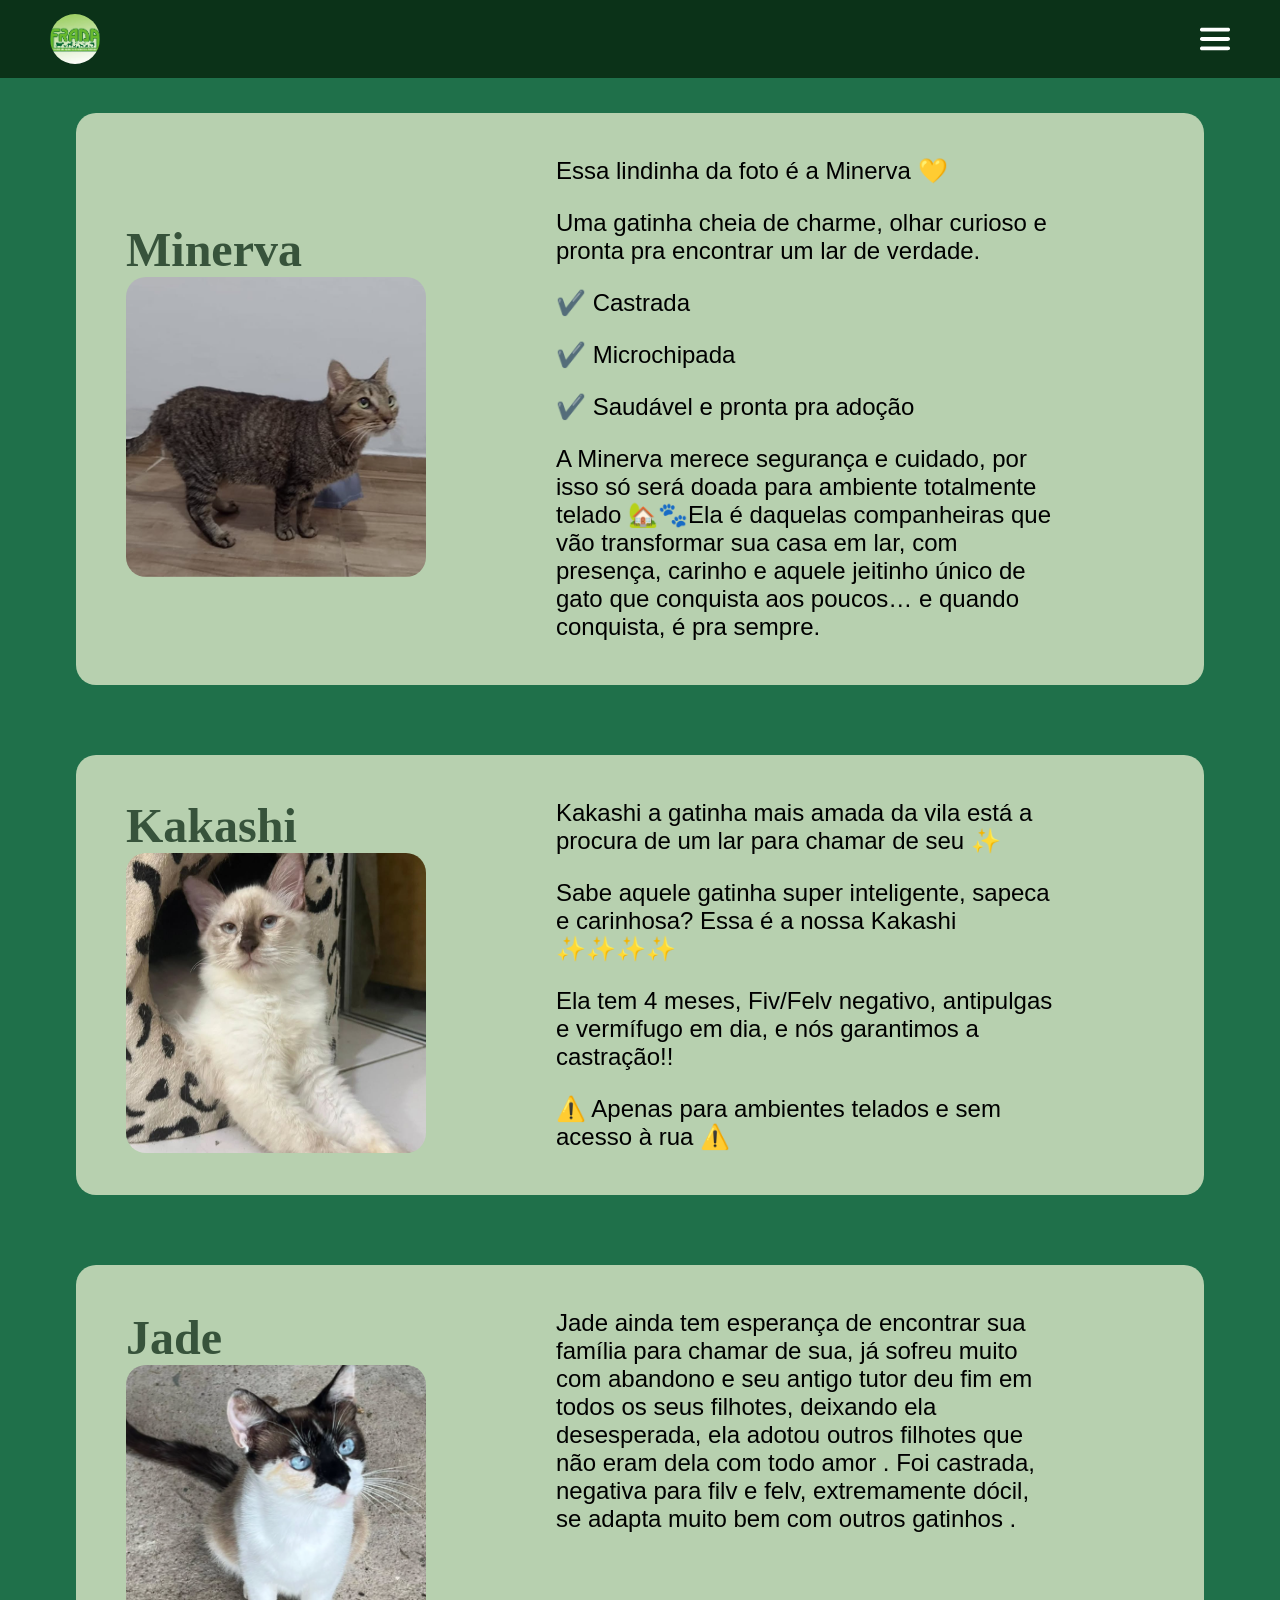
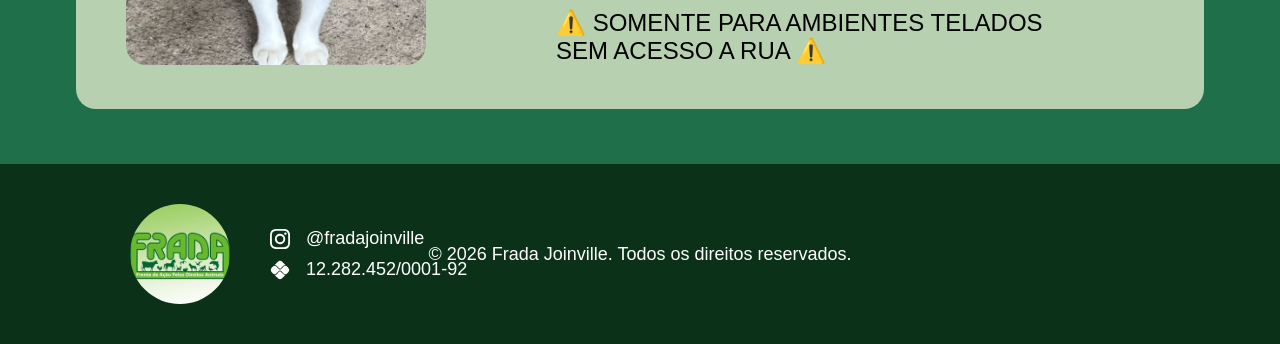
<file: index.html>
<html lang="en">
<head>
    <meta charset="UTF-8">
    <meta name="viewport" content="width=device-width, initial-scale=1.0">
    <title>Home</title>
    <link rel="stylesheet" href="style.css">
</head>
<body>

    <header>
        <img src="assets/user-campaign-about-photo_uz0mwhzdwxyt7xkxfwjq_400x400-20210809_22400843.jpeg" alt="logo" id="logo" onclick="window.location.href='index.html'">

        <button id="menu-button" aria-label="Abrir menu" aria-expanded="false" aria-controls="header-menu">
            <img src="assets/cardapio.svg" alt="menu" id="menu">
        </button>
        <nav id="header-menu" class="menu-panel" aria-hidden="true">
            <ul>
                <li><a href="index.html" class="selected">Home</a></li>
                <li><a href="ajude.html">Ajude</a></li>
                <li><a href="form.html">Formulário de Adoção</a></li>
                <li><a href="temporario.html">Lar Temporário</a></li>
                <li><a href="oquefazer.html">O Que Fazer</a></li>
            </ul>
        </nav>
    </header>

    <div class="card-pet">
        <div class="nome-imagem">
            <h2>Minerva</h2>
            <img src="assets/minerva.png" alt="minerva" class="card-image">
        </div>

        <div class="texto">
            <p>Essa lindinha da foto é a Minerva 💛</p>
            <p>Uma gatinha cheia de charme, olhar curioso e pronta pra encontrar um lar de verdade.</p>
            <p>✔️ Castrada </p>
            <p>✔️ Microchipada</p>
            <p>✔️ Saudável e pronta pra adoção</p>
             <p>A Minerva merece segurança e cuidado, por isso só será doada para ambiente totalmente telado 🏡🐾Ela é daquelas companheiras que vão transformar sua casa em lar, com presença, carinho e aquele jeitinho único de gato que conquista aos poucos… e quando conquista, é pra sempre.</p>
        </div>
    </div>



    <div class="card-pet">
        <div class="nome-imagem">
            <h2>Kakashi</h2>
            <img src="assets/kakashi.png" alt="kakashi" class="card-image">
        </div>

        <div class="texto">
            <p>Kakashi a gatinha mais amada da vila está a procura de um lar para chamar de seu ✨</p>
            <p>Sabe aquele gatinha super inteligente, sapeca e carinhosa? Essa é a nossa Kakashi ✨✨✨✨</p>
            <p>Ela tem 4 meses, Fiv/Felv negativo, antipulgas e vermífugo em dia, e nós garantimos a castração!!</p>
            <p>⚠️ Apenas para ambientes telados e sem acesso à rua ⚠️</p>
        </div>
    </div>



    <div class="card-pet">
        <div class="nome-imagem">
            <h2>Jade</h2>
            <img src="assets/jade.png" alt="jade" class="card-image">
        </div>

        <div class="texto">
            <p>Jade ainda tem esperança de encontrar sua família para chamar de sua, já sofreu muito com abandono e seu antigo tutor deu fim em todos os seus filhotes, deixando ela desesperada, ela adotou outros filhotes que não eram dela com todo amor . Foi castrada, negativa para filv e felv, extremamente dócil, se adapta muito bem com outros gatinhos .</p>
            <br>
            <p>⚠️ SOMENTE PARA AMBIENTES TELADOS SEM ACESSO A RUA ⚠️</p>
        </div>
    </div>



        <footer>
            <img src="assets/user-campaign-about-photo_uz0mwhzdwxyt7xkxfwjq_400x400-20210809_22400843.jpeg" alt="logo" id="logo-footer" onclick="window.location.href='index.html'">

            <div>
                <div class="footer-div">
                    <img src="assets/instagram.svg" alt="instagram" id="instagram"> 
                    <a href="https://www.instagram.com/fradajoinville/">@fradajoinville</a>
                </div>
    
                <div class="footer-div">
                    <img src="assets/pix.svg" alt="pix" id="pix"> 
                    <p>12.282.452/0001-92</p>
                </div>
            </div>

            <p>&copy; 2026 Frada Joinville. Todos os direitos reservados.</p>
        </footer>

</body>
<script src="script.js"></script>
<!-- Só funciona se tiver aqui embaixo. -->
</html>
</file>
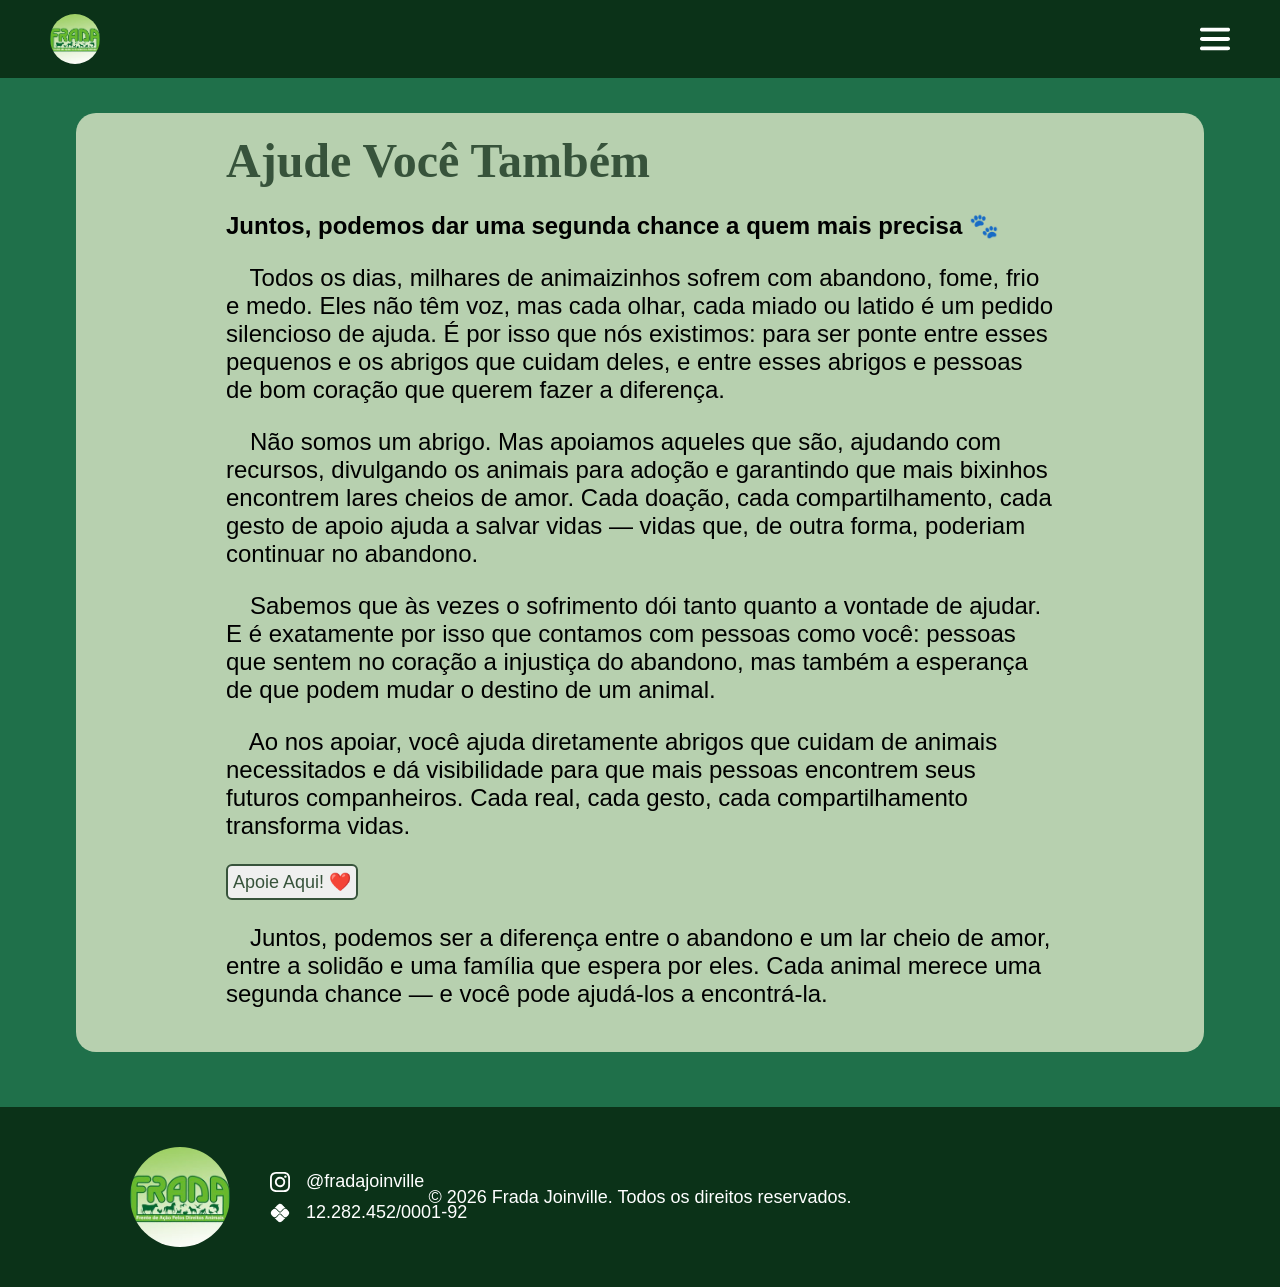
<file: ajude.html>
<html lang="en">
<head>
    <meta charset="UTF-8">
    <meta name="viewport" content="width=device-width, initial-scale=1.0">
    <title>Ajude</title>
    <link rel="stylesheet" href="style.css">
</head>
<body>

    <header>
        <img src="assets/user-campaign-about-photo_uz0mwhzdwxyt7xkxfwjq_400x400-20210809_22400843.jpeg" alt="logo" id="logo" onclick="window.location.href='index.html'">

        <button id="menu-button" aria-label="Abrir menu" aria-expanded="false" aria-controls="header-menu">
            <img src="assets/cardapio.svg" alt="menu" id="menu">
        </button>
        <nav id="header-menu" class="menu-panel" aria-hidden="true">
            <ul>
                <li><a href="index.html">Home</a></li>
                <li><a href="ajude.html" class="selected">Ajude</a></li>
                <li><a href="form.html">Formulário de Adoção</a></li>
                <li><a href="temporario.html">Lar Temporário</a></li>
                <li><a href="oquefazer.html">O Que Fazer</a></li>
            </ul>
        </nav>
    </header>

    <div class="card">
        <div class="texto">
        <h2>Ajude Você Também</h2>
        <p><b>Juntos, podemos dar uma segunda chance a quem mais precisa 🐾</b></p>
        
        <p>&emsp;Todos os dias, milhares de animaizinhos sofrem com abandono, fome, frio e medo. Eles não têm voz, mas cada olhar, cada miado ou latido é um pedido silencioso de ajuda. É por isso que nós existimos: para ser ponte entre esses pequenos e os abrigos que cuidam deles, e entre esses abrigos e pessoas de bom coração que querem fazer a diferença.</p>
        
        <p>&emsp;Não somos um abrigo. Mas apoiamos aqueles que são, ajudando com recursos, divulgando os animais para adoção e garantindo que mais bixinhos encontrem lares cheios de amor. Cada doação, cada compartilhamento, cada gesto de apoio ajuda a salvar vidas — vidas que, de outra forma, poderiam continuar no abandono.</p>
        
        <p>&emsp;Sabemos que às vezes o sofrimento dói tanto quanto a vontade de ajudar. E é exatamente por isso que contamos com pessoas como você: pessoas que sentem no coração a injustiça do abandono, mas também a esperança de que podem mudar o destino de um animal.</p>
        
        <p>&emsp;Ao nos apoiar, você ajuda diretamente abrigos que cuidam de animais necessitados e dá visibilidade para que mais pessoas encontrem seus futuros companheiros. Cada real, cada gesto, cada compartilhamento transforma vidas.</p>
        
        <form action="https://apoia.se/fradajoinville">
            <button class="apoie">Apoie Aqui! ❤️</button>    
        </form>
        
        <p>&emsp;Juntos, podemos ser a diferença entre o abandono e um lar cheio de amor, entre a solidão e uma família que espera por eles. Cada animal merece uma segunda chance — e você pode ajudá-los a encontrá-la.</p>
        </div>
    </div>

        <footer>
            <img src="assets/user-campaign-about-photo_uz0mwhzdwxyt7xkxfwjq_400x400-20210809_22400843.jpeg" alt="logo" id="logo-footer"onclick="window.location.href='index.html'">

            <div>
                <div class="footer-div">
                    <img src="assets/instagram.svg" alt="instagram" id="instagram"> 
                    <a href="https://www.instagram.com/fradajoinville/">@fradajoinville</a>
                </div>
    
                <div class="footer-div">
                    <img src="assets/pix.svg" alt="pix" id="pix"> 
                    <p>12.282.452/0001-92</p>
                </div>
            </div>

            <p>&copy; 2026 Frada Joinville. Todos os direitos reservados.</p>
        </footer>


</body>
<script src="script.js"></script>
<!-- Só funciona se tiver aqui embaixo. -->
</html>
</file>
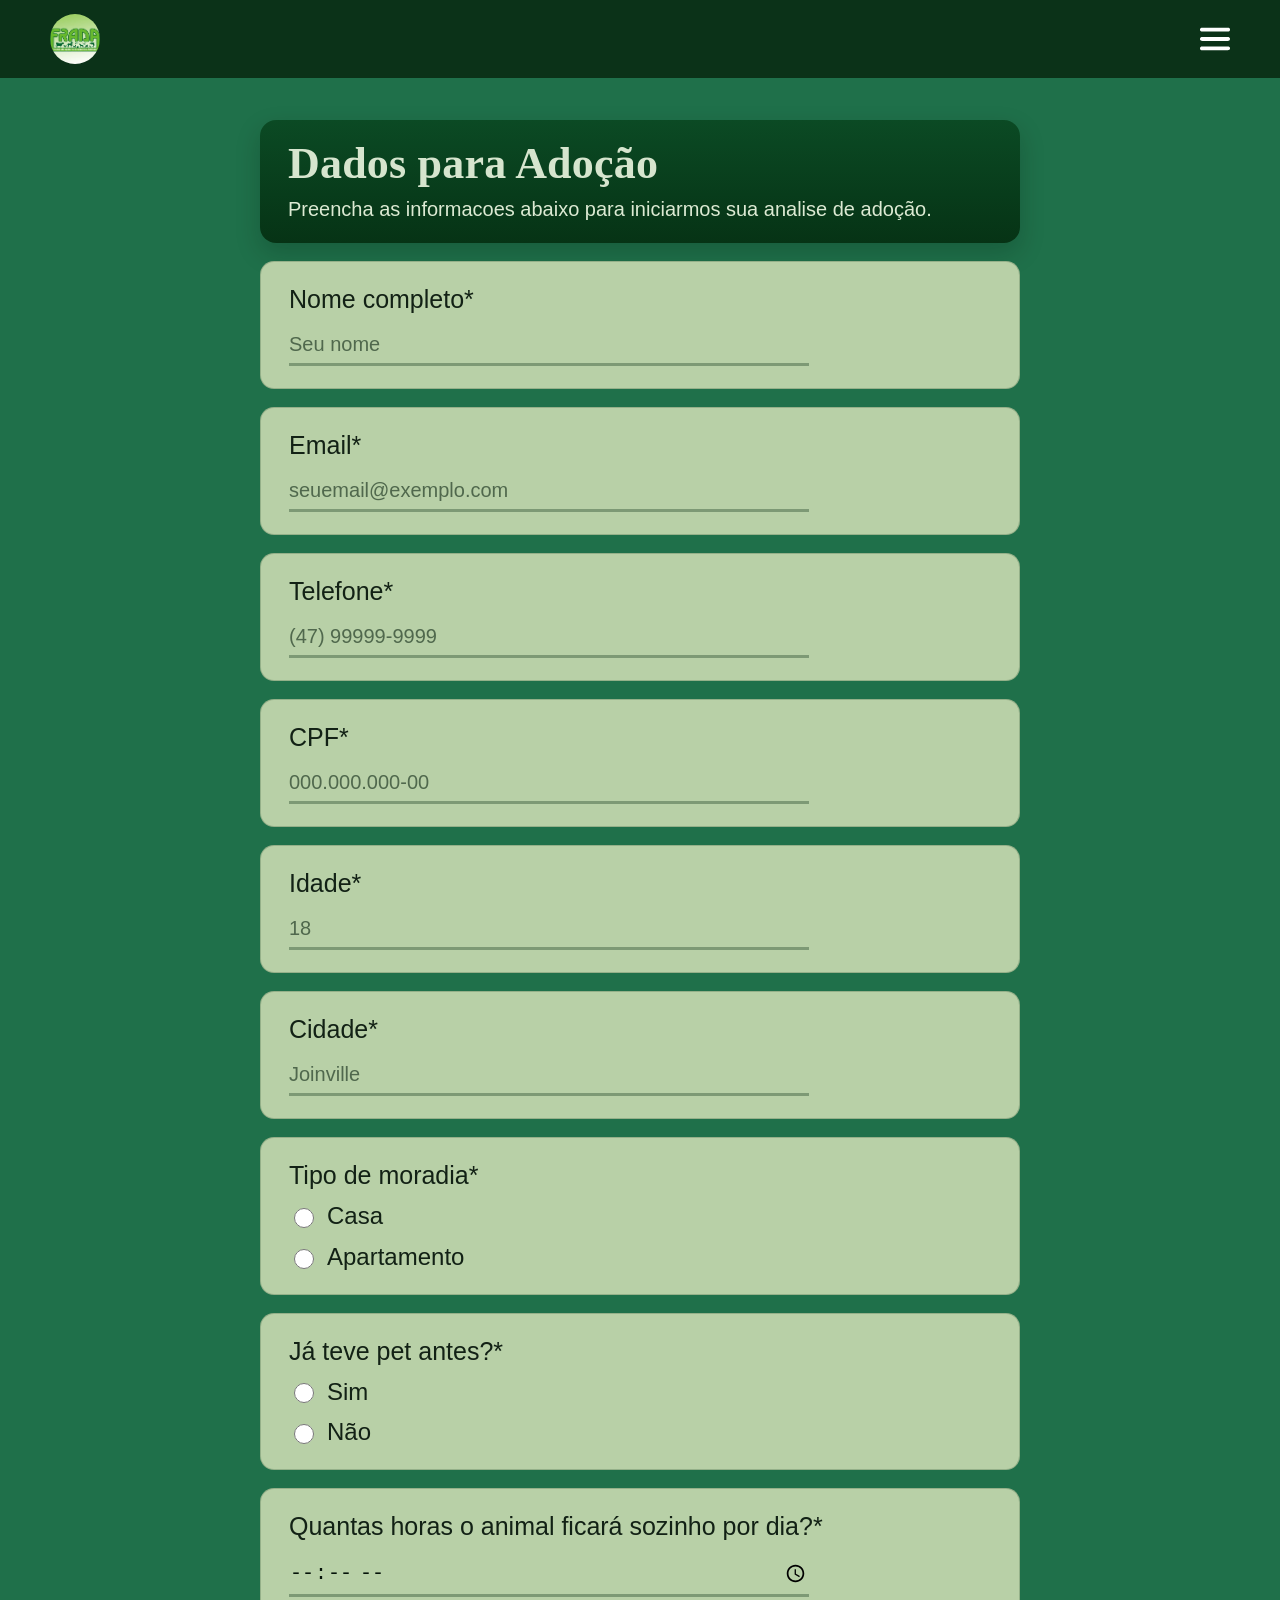
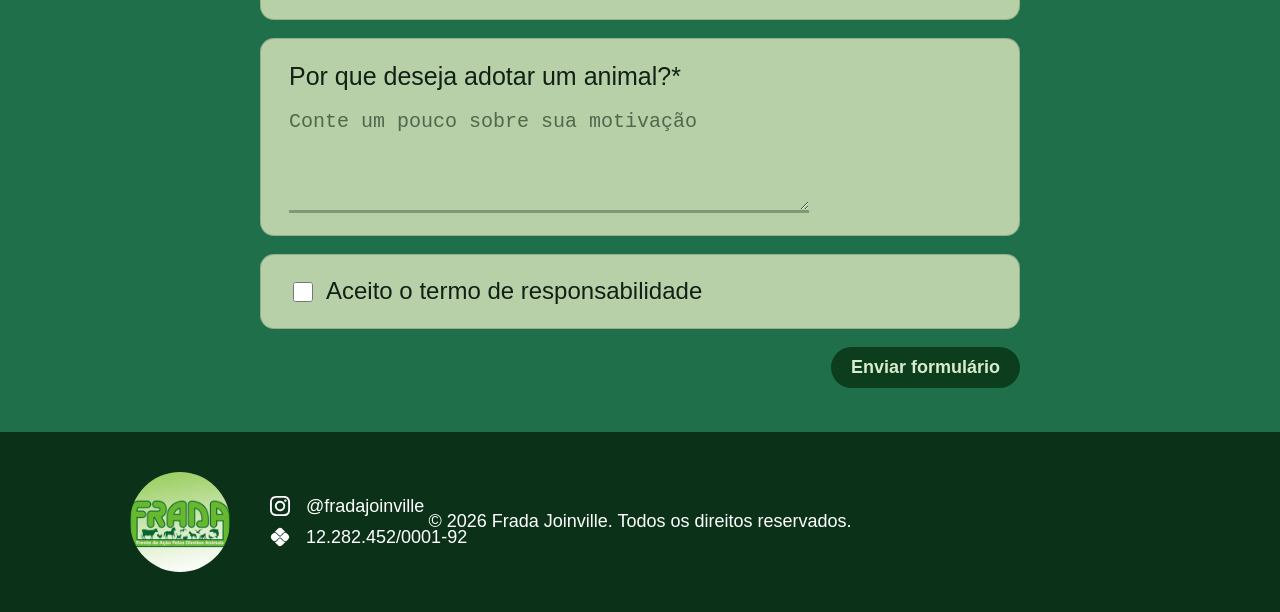
<file: form.html>
<html lang="en">
<head>
    <meta charset="UTF-8">
    <meta name="viewport" content="width=device-width, initial-scale=1.0">
    <title>Formulário de Adoção</title>
    <link rel="stylesheet" href="style.css">
    <link rel="stylesheet" href="https://use.fontawesome.com/releases/v5.3.1/css/all.css" integrity="sha384-mzrmE5qonljUremFsqc01SB46JvROS7bZs3IO2EmfFsd15uHvIt+Y8vEf7N7fWAU" crossorigin="anonymous">
</head>
<body>

    <header>
        <img src="assets/user-campaign-about-photo_uz0mwhzdwxyt7xkxfwjq_400x400-20210809_22400843.jpeg" alt="logo" id="logo" onclick="window.location.href='index.html'">

        <button id="menu-button" aria-label="Abrir menu" aria-expanded="false" aria-controls="header-menu">
            <img src="assets/cardapio.svg" alt="menu" id="menu">
        </button>
        <nav id="header-menu" class="menu-panel" aria-hidden="true">
            <ul>
                <li><a href="index.html">Home</a></li>
                <li><a href="ajude.html">Ajude</a></li>
                <li><a href="form.html" class="selected">Formulário de Adoção</a></li>
                <li><a href="temporario.html">Lar Temporário</a></li>
                <li><a href="oquefazer.html">O Que Fazer</a></li>
            </ul>
        </nav>
    </header>

    <main class="adocao-main">
        <div class="formulario-cena">
            <!-- animacao patas carregando -->
            <div class="patas-lateral patas-esquerda" aria-hidden="true">
                <div class="paw"><i class="fas fa-paw"></i></div>
                <div class="paw"><i class="fas fa-paw"></i></div>
                <div class="paw"><i class="fas fa-paw"></i></div>
                <div class="paw"><i class="fas fa-paw"></i></div>
                <div class="paw"><i class="fas fa-paw"></i></div>
                <div class="paw"><i class="fas fa-paw"></i></div>
                <div class="paw"><i class="fas fa-paw"></i></div>
                <div class="paw"><i class="fas fa-paw"></i></div>
                <div class="paw"><i class="fas fa-paw"></i></div>
                <div class="paw"><i class="fas fa-paw"></i></div>
                <div class="paw"><i class="fas fa-paw"></i></div>
                <div class="paw"><i class="fas fa-paw"></i></div>
                <div class="paw"><i class="fas fa-paw"></i></div>
                <div class="paw"><i class="fas fa-paw"></i></div>
                <div class="paw"><i class="fas fa-paw"></i></div>
                <div class="paw"><i class="fas fa-paw"></i></div>
                <div class="paw"><i class="fas fa-paw"></i></div>
                <div class="paw"><i class="fas fa-paw"></i></div>
            </div>

            <div class="patas-lateral patas-direita" aria-hidden="true">
                <div class="paw"><i class="fas fa-paw"></i></div>
                <div class="paw"><i class="fas fa-paw"></i></div>
                <div class="paw"><i class="fas fa-paw"></i></div>
                <div class="paw"><i class="fas fa-paw"></i></div>
                <div class="paw"><i class="fas fa-paw"></i></div>
                <div class="paw"><i class="fas fa-paw"></i></div>
                <div class="paw"><i class="fas fa-paw"></i></div>
                <div class="paw"><i class="fas fa-paw"></i></div>
                <div class="paw"><i class="fas fa-paw"></i></div>
                <div class="paw"><i class="fas fa-paw"></i></div>
                <div class="paw"><i class="fas fa-paw"></i></div>
                <div class="paw"><i class="fas fa-paw"></i></div>
                <div class="paw"><i class="fas fa-paw"></i></div>
                <div class="paw"><i class="fas fa-paw"></i></div>
                <div class="paw"><i class="fas fa-paw"></i></div>
                <div class="paw"><i class="fas fa-paw"></i></div>
                <div class="paw"><i class="fas fa-paw"></i></div>
                <div class="paw"><i class="fas fa-paw"></i></div>
            </div>
            <!-- fim animacao pata -->

            <form id="form" class="formulario-adocao" method="post">
            <section class="bloco-titulo">
                <h1>Dados para Adoção</h1>
                <p>Preencha as informacoes abaixo para iniciarmos sua analise de adoção.</p>
            </section>

            <section class="questao-card">
                <label for="nome">Nome completo*</label>
                <input type="text" id="nome" name="nome" placeholder="Seu nome" required>
            </section>

            <section class="questao-card">
                <label for="email">Email*</label>
                <input type="email" id="email" name="email" placeholder="seuemail@exemplo.com" required>
            </section>

            <section class="questao-card">
                <label for="telefone">Telefone*</label>
                <input type="tel" id="telefone" name="telefone" placeholder="(47) 99999-9999" required>
            </section>

            <section class="questao-card">
                <label for="cpf">CPF*</label>
                <input type="text" id="cpf" name="cpf" placeholder="000.000.000-00" required>
            </section>

            <section class="questao-card">
                <label for="idade">Idade*</label>
                <input type="number" id="idade" name="idade" placeholder="18" required>
            </section>

            <section class="questao-card">
                <label for="cidade">Cidade*</label>
                <input type="text" id="cidade" name="cidade" placeholder="Joinville" required>
            </section>

            <section class="questao-card opcoes-card">
                <p class="pergunta-titulo">Tipo de moradia*</p>
                <label class="opcao-item" for="casa">
                    <input type="radio" id="casa" name="moradia" value="casa" required>
                    <span>Casa</span>
                </label>
                <label class="opcao-item" for="ap">
                    <input type="radio" id="ap" name="moradia" value="ap" required>
                    <span>Apartamento</span>
                </label>
            </section>

            <section class="questao-card opcoes-card" id="permite_animais" hidden>
                <p class="pergunta-titulo">No apartamento, animais são permitidos?*</p>
                <label class="opcao-item" for="permite-sim">
                    <input type="radio" id="permite-sim" name="permite_animais" value="sim">
                    <span>Sim</span>
                </label>
                <label class="opcao-item" for="permite-nao">
                    <input type="radio" id="permite-nao" name="permite_animais" value="nao">
                    <span>Não</span>
                </label>
            </section>

            <section class="questao-card opcoes-card" id="tem_quintal" hidden>
                <p class="pergunta-titulo">Seu quintal é seguro?*</p>
                <label class="opcao-item" for="quintal-sim">
                    <input type="radio" id="quintal-sim" name="quintal" value="sim">
                    <span>Sim</span>
                </label>
                <label class="opcao-item" for="quintal-nao">
                    <input type="radio" id="quintal-nao" name="quintal" value="nao">
                    <span>Não</span>
                </label>
            </section>

            <section class="questao-card opcoes-card">
                <p class="pergunta-titulo">Já teve pet antes?*</p>
                <label class="opcao-item" for="pet-sim">
                    <input type="radio" id="pet-sim" name="pet" value="pet-sim" required>
                    <span>Sim</span>
                </label>
                <label class="opcao-item" for="pet-nao">
                    <input type="radio" id="pet-nao" name="pet" value="pet-nao" required>
                    <span>Não</span>
                </label>
            </section>

            <section class="questao-card">
                <label for="horas">Quantas horas o animal ficará sozinho por dia?*</label>
                <input type="time" id="horas" name="horas" required>
            </section>

            <section class="questao-card opcoes-card" id="justi" hidden>
                <label for="justificativa">Justifique-se*</label>
                <textarea name="justificativa" id="justificativa" placeholder="Explique o motivo de ficar tanto tempo fora de casa"></textarea>
            </section>


            <section class="questao-card">
                <label for="menssagem">Por que deseja adotar um animal?*</label>
                <textarea name="menssagem" id="menssagem" placeholder="Conte um pouco sobre sua motivação" required></textarea>
            </section>

            <section class="questao-card termo-card">
                <label class="opcao-item" for="termo">
                    <input type="checkbox" id="termo" name="termo" required>
                    <span>Aceito o termo de responsabilidade</span>
                </label>
            </section>

            <div class="acoes-formulario">
                <input id="botao-enviar-form" type="submit" value="Enviar formulário">
            </div>
            </form>
        </div>
    </main>

    
        <footer>
            <img src="assets/user-campaign-about-photo_uz0mwhzdwxyt7xkxfwjq_400x400-20210809_22400843.jpeg" alt="logo" id="logo-footer" onclick="window.location.href='index.html'">

            <div>
                <div class="footer-div">
                    <img src="assets/instagram.svg" alt="instagram" id="instagram"> 
                    <a href="https://www.instagram.com/fradajoinville/">@fradajoinville</a>
                </div>
    
                <div class="footer-div">
                    <img src="assets/pix.svg" alt="pix" id="pix"> 
                    <p>12.282.452/0001-92</p>
                </div>
            </div>

            <p>&copy; 2026 Frada Joinville. Todos os direitos reservados.</p>
        </footer>
</body>
<script src="script.js"></script>
</html>
</file>
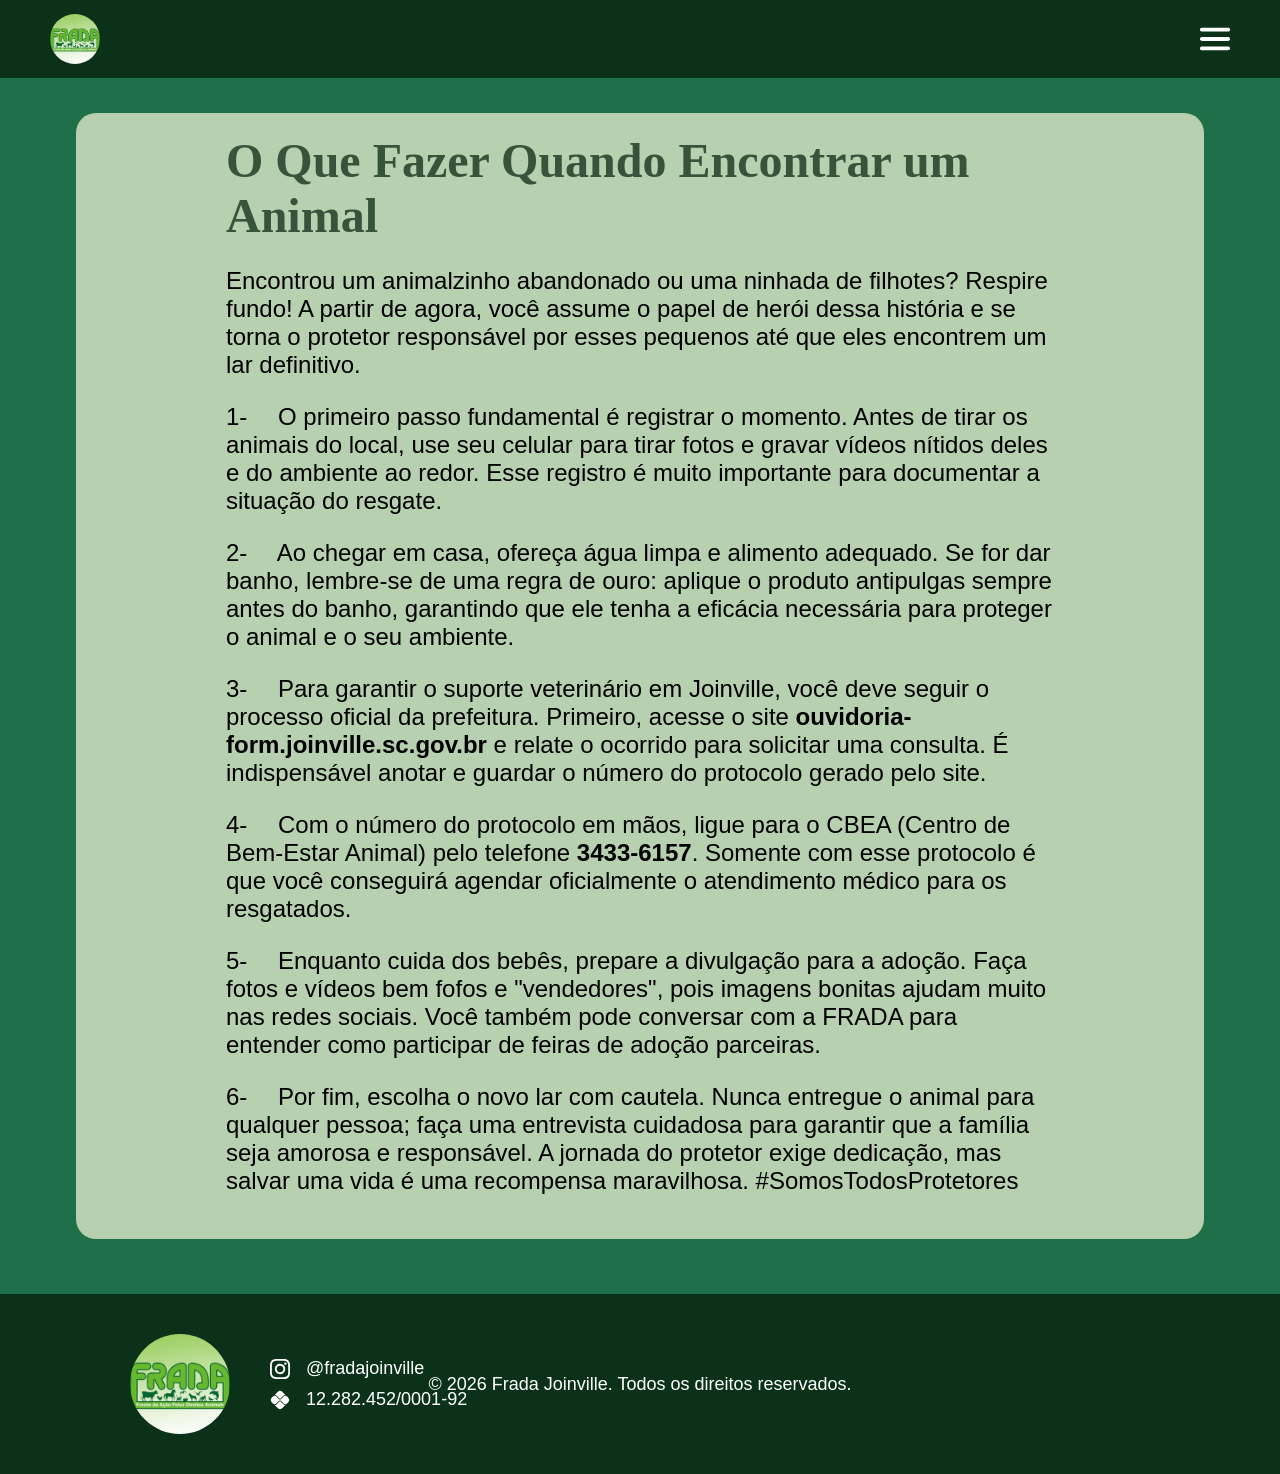
<file: oquefazer.html>
<html lang="en">
<head>
    <meta charset="UTF-8">
    <meta name="viewport" content="width=device-width, initial-scale=1.0">
    <title>Ajude</title>
    <link rel="stylesheet" href="style.css">
</head>
<body>

    <header>
        <img src="assets/user-campaign-about-photo_uz0mwhzdwxyt7xkxfwjq_400x400-20210809_22400843.jpeg" alt="logo" id="logo" onclick="window.location.href='index.html'">

        <button id="menu-button" aria-label="Abrir menu" aria-expanded="false" aria-controls="header-menu">
            <img src="assets/cardapio.svg" alt="menu" id="menu">
        </button>
        <nav id="header-menu" class="menu-panel" aria-hidden="true">
            <ul>
                <li><a href="index.html">Home</a></li>
                <li><a href="ajude.html" >Ajude</a></li>
                <li><a href="form.html">Formulário de Adoção</a></li>
                <li><a href="temporario.html">Lar Temporário</a></li>
                <li><a href="oquefazer.html" class="selected">O Que Fazer</a></li>
            </ul>
        </nav>
    </header>

    <div class="card">
        <div class="texto">
        <h2>O Que Fazer Quando Encontrar um Animal</h2>
        <p>Encontrou um animalzinho abandonado ou uma ninhada de filhotes? Respire fundo! A partir de agora, você assume o papel de herói dessa história e se torna o protetor responsável por esses pequenos até que eles encontrem um lar definitivo.</p>

        <p>1-&emsp; O primeiro passo fundamental é registrar o momento. Antes de tirar os animais do local, use seu celular para tirar fotos e gravar vídeos nítidos deles e do ambiente ao redor. Esse registro é muito importante para documentar a situação do resgate.</p>

        <p>2-&emsp; Ao chegar em casa, ofereça água limpa e alimento adequado. Se for dar banho, lembre-se de uma regra de ouro: aplique o produto antipulgas sempre antes do banho, garantindo que ele tenha a eficácia necessária para proteger o animal e o seu ambiente.</p>

        <p>3-&emsp; Para garantir o suporte veterinário em Joinville, você deve seguir o processo oficial da prefeitura. Primeiro, acesse o site <strong>ouvidoria-form.joinville.sc.gov.br</strong> e relate o ocorrido para solicitar uma consulta. É indispensável anotar e guardar o número do protocolo gerado pelo site.</p>

        <p>4-&emsp; Com o número do protocolo em mãos, ligue para o CBEA (Centro de Bem-Estar Animal) pelo telefone <strong>3433-6157</strong>. Somente com esse protocolo é que você conseguirá agendar oficialmente o atendimento médico para os resgatados.</p>

        <p>5-&emsp; Enquanto cuida dos bebês, prepare a divulgação para a adoção. Faça fotos e vídeos bem fofos e "vendedores", pois imagens bonitas ajudam muito nas redes sociais. Você também pode conversar com a FRADA para entender como participar de feiras de adoção parceiras.</p>

        <p>6-&emsp; Por fim, escolha o novo lar com cautela. Nunca entregue o animal para qualquer pessoa; faça uma entrevista cuidadosa para garantir que a família seja amorosa e responsável. A jornada do protetor exige dedicação, mas salvar uma vida é uma recompensa maravilhosa. #SomosTodosProtetores</p>
        </div>
    </div>

        <footer>
            <img src="assets/user-campaign-about-photo_uz0mwhzdwxyt7xkxfwjq_400x400-20210809_22400843.jpeg" alt="logo" id="logo-footer"onclick="window.location.href='index.html'">

            <div>
                <div class="footer-div">
                    <img src="assets/instagram.svg" alt="instagram" id="instagram"> 
                    <a href="https://www.instagram.com/fradajoinville/"><p>@fradajoinville</p></a>
                </div>
    
                <div class="footer-div">
                    <img src="assets/pix.svg" alt="pix" id="pix"> 
                    <p>12.282.452/0001-92</p>
                </div>
            </div>

            <p>&copy; 2026 Frada Joinville. Todos os direitos reservados.</p>
        </footer>


</body>
<script src="script.js"></script>
<!-- Só funciona se tiver aqui embaixo. -->
</html>
</file>
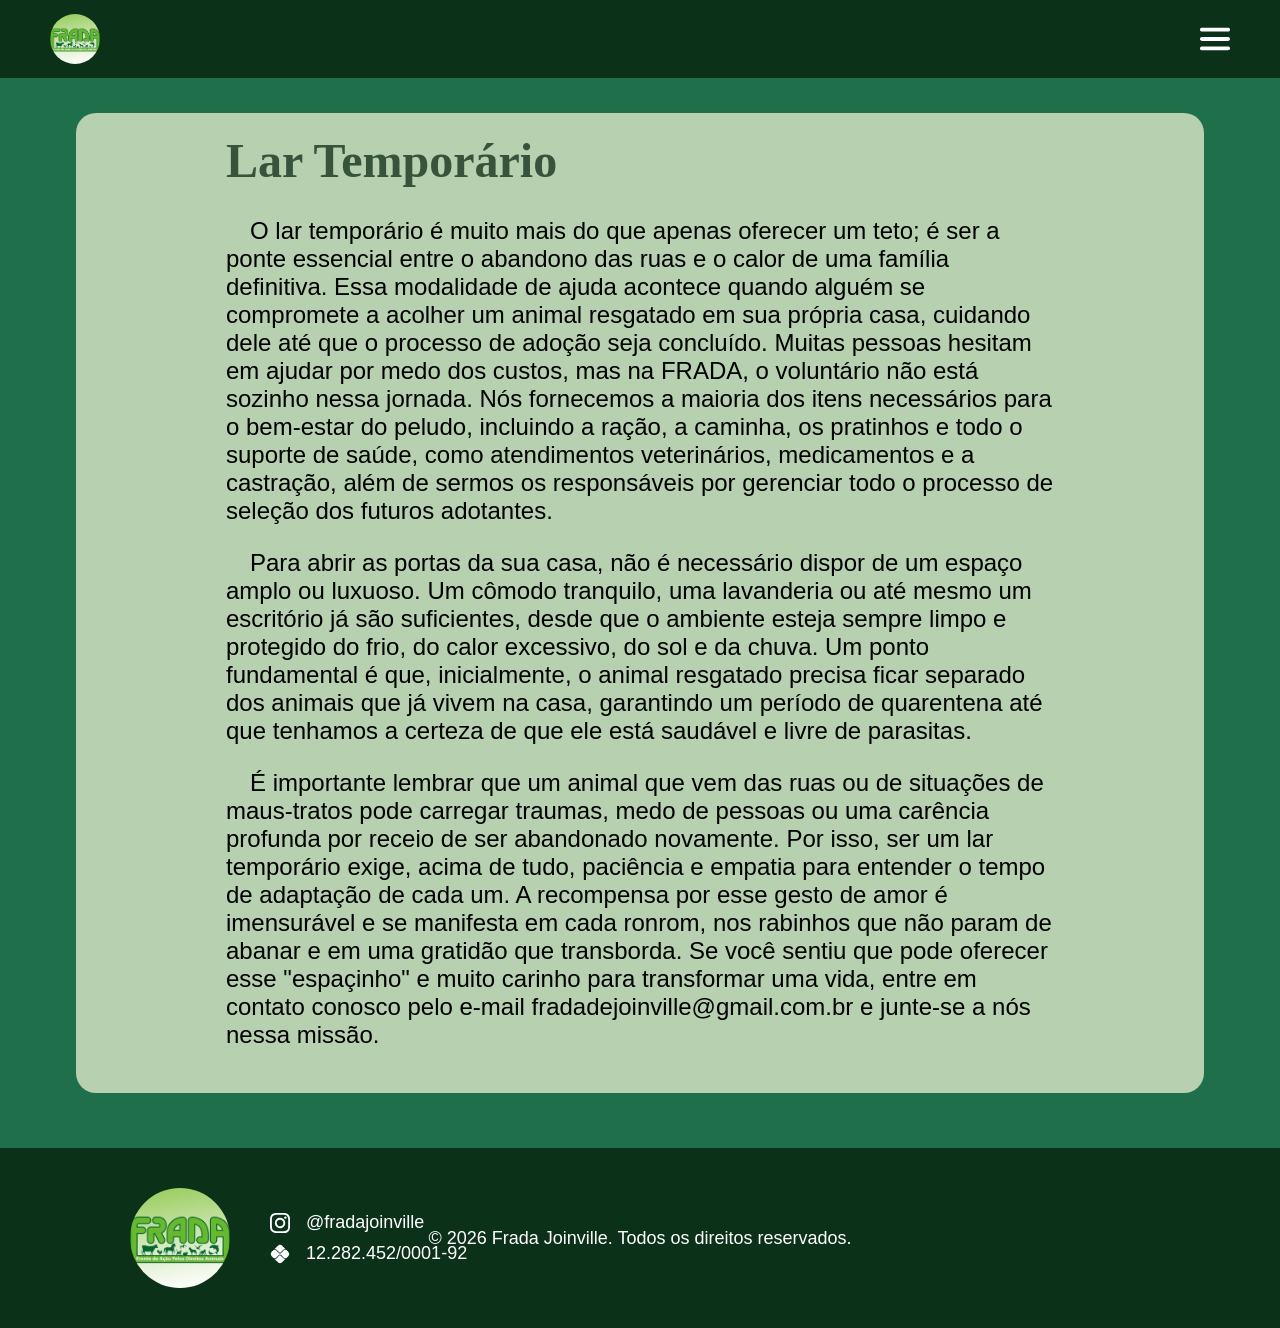
<file: temporario.html>
<html lang="en">
<head>
    <meta charset="UTF-8">
    <meta name="viewport" content="width=device-width, initial-scale=1.0">
    <title>Lar Temporário</title>
    <link rel="stylesheet" href="style.css">
</head>
<body>

    <header>
        <img src="assets/user-campaign-about-photo_uz0mwhzdwxyt7xkxfwjq_400x400-20210809_22400843.jpeg" alt="logo" id="logo" onclick="window.location.href='index.html'">

        <button id="menu-button" aria-label="Abrir menu" aria-expanded="false" aria-controls="header-menu">
            <img src="assets/cardapio.svg" alt="menu" id="menu">
        </button>
        <nav id="header-menu" class="menu-panel" aria-hidden="true">
            <ul>
                <li><a href="index.html">Home</a></li>
                <li><a href="ajude.html">Ajude</a></li>
                <li><a href="form.html">Formulário de Adoção</a></li>
                <li><a href="temporario.html" class="selected">Lar Temporário</a></li>
                <li><a href="oquefazer.html">O Que Fazer</a></li>
            </ul>
        </nav>
    </header>

<div class="card-temp">
    <div class ="titulo-temp">  
        <h2>Lar Temporário</h2>
    </div>

    <div class="texto">
        <p>&emsp;O lar temporário é muito mais do que apenas oferecer um teto; é ser a ponte essencial entre o abandono das ruas e o calor de uma família definitiva. Essa modalidade de ajuda acontece quando alguém se compromete a acolher um animal resgatado em sua própria casa, cuidando dele até que o processo de adoção seja concluído. Muitas pessoas hesitam em ajudar por medo dos custos, mas na FRADA, o voluntário não está sozinho nessa jornada. Nós fornecemos a maioria dos itens necessários para o bem-estar do peludo, incluindo a ração, a caminha, os pratinhos e todo o suporte de saúde, como atendimentos veterinários, medicamentos e a castração, além de sermos os responsáveis por gerenciar todo o processo de seleção dos futuros adotantes.</p>
        <p>&emsp;Para abrir as portas da sua casa, não é necessário dispor de um espaço amplo ou luxuoso. Um cômodo tranquilo, uma lavanderia ou até mesmo um escritório já são suficientes, desde que o ambiente esteja sempre limpo e protegido do frio, do calor excessivo, do sol e da chuva. Um ponto fundamental é que, inicialmente, o animal resgatado precisa ficar separado dos animais que já vivem na casa, garantindo um período de quarentena até que tenhamos a certeza de que ele está saudável e livre de parasitas.</p>
        <p>&emsp;É importante lembrar que um animal que vem das ruas ou de situações de maus-tratos pode carregar traumas, medo de pessoas ou uma carência profunda por receio de ser abandonado novamente. Por isso, ser um lar temporário exige, acima de tudo, paciência e empatia para entender o tempo de adaptação de cada um. A recompensa por esse gesto de amor é imensurável e se manifesta em cada ronrom, nos rabinhos que não param de abanar e em uma gratidão que transborda. Se você sentiu que pode oferecer esse "espaçinho" e muito carinho para transformar uma vida, entre em contato conosco pelo e-mail fradadejoinville@gmail.com.br e junte-se a nós nessa missão.</p>
    </div>
</div>

        <footer>
            <img src="assets/user-campaign-about-photo_uz0mwhzdwxyt7xkxfwjq_400x400-20210809_22400843.jpeg" alt="logo" id="logo-footer" onclick="window.location.href='index.html'">

            <div>
                <div class="footer-div">
                    <img src="assets/instagram.svg" alt="instagram" id="instagram"> 
                    <a href="https://www.instagram.com/fradajoinville/">@fradajoinville</a>
                </div>
    
                <div class="footer-div">
                    <img src="assets/pix.svg" alt="pix" id="pix"> 
                    <p>12.282.452/0001-92</p>
                </div>
            </div>

            <p>&copy; 2026 Frada Joinville. Todos os direitos reservados.</p>
        </footer>

</body>
<script src="script.js"></script>
<!-- Só funciona se tiver aqui embaixo. -->
</html>
</file>
<file: style.css>
html{
    overflow-x: hidden;
}

body{
    font-family: 'Segoe UI', Tahoma, Geneva, Verdana, sans-serif;
    background-color: #1F704A;
    margin: 0;
    min-height: 100vh;
    overflow-x: hidden;
    display: flex;
    flex-direction: column;
}

header{
    background-color: #0B3218;
    padding: 14px 50px;
    display: flex;
    justify-content: space-between;
    align-items:  center;
    position: relative;
}

#logo{
    width: 50px;
    height: 50px;
    border-radius: 50%;
}

#menu-button{
    background: transparent;
    border: 0;
    padding: 0;
    cursor: pointer;
    display: flex;
    align-items: center;
}

#menu{
    width: 30px;
    height: 30px;
    transition: transform 0.35s ease;
}

/* O proprio estado ARIA do botao controla a rotacao do SVG. */
#menu-button[aria-expanded="true"] #menu{
    transform: rotateZ(180deg);
}

.menu-panel{
    position: absolute;
    top: 50%;
    right: calc(50px + 44px);
    opacity: 0;
    transform: translateY(-50%) translateX(16px);
    pointer-events: none;
    transition: opacity 0.25s ease, transform 0.25s ease;
}

/* Classe adicionada pelo JS para abrir/fechar com animacao. */
.menu-panel.open{
    opacity: 1;
    transform: translateY(-50%) translateX(0);
    pointer-events: auto;
}

.menu-panel ul{
    list-style: none;
    margin: 0;
    padding: 0;
    display: flex;
    align-items: center;
    gap: 0;
}

.menu-panel li + li{
    position: relative;
    margin-left: 16px;
    padding-left: 16px;
}

.menu-panel li + li::before{
    content: "|";
    position: absolute;
    left: 0;
    color: #ffffff;
    opacity: 0.9;
}

.menu-panel a{
    color: #ffffff;
    text-decoration: none;
    display: inline-block;
    font-size: 24px;
    font-weight: 700;
    line-height: 1;
}

.menu-panel a:hover{
    text-shadow: 0 0 10px rgba(44, 153, 53, 0.856);
} 

.menu-panel a.selected{
    text-decoration: underline;
    text-underline-offset: 4px;
}

.card{
    border-radius: 20px;
    background: #B7D0AF;
    padding: 20px;
    margin: 35px auto;
    width: 85%;
}

.card-pet{
    border-radius: 20px;
    background: #B7D0AF;
    padding: 20px;
    margin: 35px auto;
    width: 85%;
    display: flex;
    align-items: center;
}

.card-pet h2{
    color: #37533B;
    font-family: Kadwa;
    font-size: 48px;
    font-style: normal;
    font-weight: 700;
    line-height: normal;
    padding: 0;
    margin: 0;
}

.card h2{
    color: #37533B;
    font-family: Kadwa;
    font-size: 48px;
    font-style: normal;
    font-weight: 700;
    line-height: normal;
    padding: 0;
    margin: 0;
}

footer{
    background: #0B3218;
    height: 180px;
    margin-top: 20px;
    width: 100%;
    align-items: center;
    display: flex;
    position: relative;
    z-index: 4;
}

footer > p{
    color: #ffffff;
    font-size: 18px;
    margin: 0;
    position: absolute;
    left: 50%;
    transform: translateX(-50%);
}

#logo-footer{
    width: 100px;
    height: 100px;
    border-radius: 50%;
    margin-left: 130px;
    margin-right: 30px;
}

.footer-div{
    display: flex;
    align-items: center;
    gap: 16px;
    color: #ffffff;
    font-size: 18px;
    align-items: center; 
    margin: 10px;
}

.footer-div p{
    margin: 0;
}

.footer-div img{
    width: 20px;
    height: 20px;
}

a{
    text-decoration: none;
    color: #ffff;
}

.absolute{
    position: absolute;
}

.apoie{
    cursor: pointer;
    border-radius: 5px;
    border: none;
    padding: 5px;
    font-size: 18px;
    position: relative;
    z-index: 1;
    
    --color: #37533B;
    display: inline-block;
    overflow: hidden;
    color: var(--color);
    border: 2px solid var(--color);
    border-radius: 6px;
    position: relative;
}
.apoie::before {
  position: absolute;
  content: "";
  background: var(--color);
  width: 200px;
  height: 200px;
  z-index: -1;
  border-radius: 50%;
}

.apoie:hover {
  color: white;
}

.apoie:before {
  top: 100%;
  left: 100%;
  transition: 0.3s all;
}

.apoie:hover::before {
  top: -30px;
  left: -30px;
}

.menor{
    margin-top: 80px;
}

.card-temp h2{
    color: #37533B;
    font-family: Kadwa;
    font-size: 48px;
    font-style: normal;
    font-weight: 700;
    line-height: normal;
    padding: 0;
    margin: 0;
    margin-bottom: 5px;
    margin-left: 30px;
}

.texto{
    margin: 0;
    margin-left: 130px;
    margin-right: 130px;

    color: #000;
    font-size: 24px;
    font-style: normal;
    font-weight: 400;
    line-height: normal;
}

.nome-imagem{
    margin-left: 30px;
}

.nome-imagem img{
    width: 300px;
    height: 300px;
    border-radius: 20px;
}

.card-temp{
    border-radius: 20px;
    background: #B7D0AF;
    padding: 20px;
    margin: 35px auto;
    width: 85%;
    display: flex;
    align-items: center;
    flex-direction: column
}

.titulo-temp{
    width: 100%;
    box-sizing: border-box; 
    padding-left: 100px;
}

/* Formulario de adocao inspirado em Google Forms. */
.adocao-main{
    padding: 42px 20px 24px;
    flex: 1;
}

.formulario-cena{
    position: relative;
    max-width: 1600px;
    margin: 0 auto;
    padding-inline: clamp(0px, 0.8vw, 12px);
    overflow: visible;
}

.formulario-adocao{
    max-width: 760px;
    margin: 0 auto;
    display: flex;
    flex-direction: column;
    gap: 18px;
    position: relative;
    z-index: 2;
}

.bloco-titulo{
    background: linear-gradient(180deg, #0b4a24 0%, #063315 100%);
    border-radius: 16px;
    color: #d6e5ce;
    padding: 22px 28px;
    box-shadow: 0 10px 24px rgba(3, 27, 13, 0.22);
}

.bloco-titulo h1{
    margin: 0;
    font-family: Kadwa, Georgia, serif;
    font-size: 44px;
    line-height: 1;
    letter-spacing: 0.2px;
}

.bloco-titulo p{
    margin: 12px 0 0;
    color: #dcead3;
    font-size: 20px;
}

.questao-card{
    background: #b8d0a7;
    border-radius: 14px;
    padding: 22px 28px;
    display: flex;
    flex-direction: column;
    gap: 12px;
    border: 1px solid rgba(6, 45, 19, 0.2);
    transition: border-color 0.2s ease, box-shadow 0.2s ease;
}

.questao-card:hover,
.questao-card:focus-within{
    border-color: rgba(8, 59, 24, 0.55);
    box-shadow: 0 8px 16px rgba(7, 44, 19, 0.14);
}

.questao-card label,
.pergunta-titulo{
    font-size: 25px;
    color: #122115;
    line-height: 1.2;
    margin: 0;
}

.questao-card input[type="text"],
.questao-card input[type="email"],
.questao-card input[type="tel"],
.questao-card input[type="number"],
.questao-card input[type="time"],
.questao-card textarea{
    width: min(100%, 520px);
    background: transparent;
    border: 0;
    border-bottom: 3px solid rgba(17, 49, 25, 0.35);
    font-size: 20px;
    padding: 7px 0;
    color: #041108;
    outline: none;
}

.questao-card input::placeholder,
.questao-card textarea::placeholder{
    color: rgba(10, 35, 16, 0.6);
}

.questao-card input:focus,
.questao-card textarea:focus{
    border-bottom-color: #114b24;
}

.questao-card textarea{
    min-height: 110px;
    resize: vertical;
}

.opcoes-card{
    border: 1px solid rgba(6, 45, 19, 0.2);
    margin: 0;
    min-width: 0;
    padding-top: 22px;
}

#permite_animais[hidden]{
    display: none !important; /* Para garantir que o campo fique completamente oculto, mesmo se o atributo "hidden" for manipulado via JavaScript. */
}

#tem_quintal[hidden]{
    display: none !important;
}

#justi[hidden]{
    display: none !important;
}

.opcao-item{
    display: inline-flex;
    align-items: center;
    gap: 10px;
    margin-right: 30px;
    margin-top: 8px;
    cursor: pointer;
}

.opcao-item span{
    font-size: 24px;
    color: #122115;
}

.opcao-item input[type="radio"],
.opcao-item input[type="checkbox"]{
    width: 20px;
    height: 20px;
    accent-color: #0b4a24;
}

.termo-card{
    gap: 0;
}

.acoes-formulario{
    display: flex;
    justify-content: flex-end;
}

.acoes-formulario input[type="submit"]{
    background: #0c3d1d;
    color: #d9ebce;
    border: 0;
    border-radius: 999px;
    padding: 10px 20px;
    font-size: 18px;
    font-weight: 700;
    cursor: pointer;
}

.acoes-formulario input[type="submit"]:hover{
    background: #144d28;
}


/* inicio animacao pata */

.patas-lateral{
    --spread: 1.2;
    position: absolute;
    top: 8px;
    bottom: clamp(120px, 9vw, 170px);
    width: clamp(220px, 17vw, 320px);
    display: flex;
    flex-direction: column;
    justify-content: space-around;
    font-size: clamp(102px, 7.8vw, 220px);
    color: rgba(206, 227, 194, 0.88);
    pointer-events: none;
    overflow: visible;
    z-index: 1;
}

.patas-esquerda{
    left: 0;
    transform: translateX(-52%);
}

.patas-direita{
    right: 0;
    transform: translateX(52%) scaleX(-1);
}

.patas-lateral .paw{
    --x: 0px;
    --r: 0deg;
    display: flex;
    justify-content: center;
    line-height: 1;
    opacity: 0;
    transform: translateX(calc(var(--x) * var(--spread))) translateY(10px) rotate(var(--r)) scale(0.9);
    animation: pawTrail 3.1s ease-in-out infinite;
}


.patas-lateral .paw:nth-child(1){ --x: -38px; --r: -23deg; animation-delay: 3.06s; }
.patas-lateral .paw:nth-child(2){ --x: 34px; --r: 21deg; animation-delay: 2.88s; }
.patas-lateral .paw:nth-child(3){ --x: -33px; --r: -19deg; animation-delay: 2.7s; }
.patas-lateral .paw:nth-child(4){ --x: 30px; --r: 18deg; animation-delay: 2.52s; }
.patas-lateral .paw:nth-child(5){ --x: -36px; --r: -20deg; animation-delay: 2.34s; }
.patas-lateral .paw:nth-child(6){ --x: 31px; --r: 18deg; animation-delay: 2.16s; }
.patas-lateral .paw:nth-child(7){ --x: -29px; --r: -17deg; animation-delay: 1.98s; }
.patas-lateral .paw:nth-child(8){ --x: 28px; --r: 16deg; animation-delay: 1.8s; }
.patas-lateral .paw:nth-child(9){ --x: -34px; --r: -19deg; animation-delay: 1.62s; }
.patas-lateral .paw:nth-child(10){ --x: 30px; --r: 18deg; animation-delay: 1.44s; }
.patas-lateral .paw:nth-child(11){ --x: -28px; --r: -16deg; animation-delay: 1.26s; }
.patas-lateral .paw:nth-child(12){ --x: 26px; --r: 15deg; animation-delay: 1.08s; }
.patas-lateral .paw:nth-child(13){ --x: -32px; --r: -18deg; animation-delay: 0.9s; }
.patas-lateral .paw:nth-child(14){ --x: 28px; --r: 16deg; animation-delay: 0.72s; }
.patas-lateral .paw:nth-child(15){ --x: -26px; --r: -15deg; animation-delay: 0.54s; }
.patas-lateral .paw:nth-child(16){ --x: 24px; --r: 14deg; animation-delay: 0.36s; }
.patas-lateral .paw:nth-child(17){ --x: -30px; --r: -17deg; animation-delay: 0.18s; }
.patas-lateral .paw:nth-child(18){ --x: 27px; --r: 15deg; animation-delay: 0s; }

/* Remove as 10 patas do fim da pagina (5 por lado). */
.patas-lateral .paw:nth-last-child(-n+8){
    display: none;
}

@keyframes pawTrail {
    0%,
    100% {
        opacity: 0;
        transform: translateX(calc((var(--x) * var(--spread)) - 8px)) translateY(12px) rotate(calc(var(--r) - 6deg)) scale(0.86);
    }
    18% {
        opacity: 0.2;
    }
    34% {
        opacity: 0.98;
        transform: translateX(calc(var(--x) * var(--spread))) translateY(0) rotate(var(--r)) scale(1);
    }
    52% {
        opacity: 0.6;
    }
    72% {
        opacity: 0;
        transform: translateX(calc((var(--x) * var(--spread)) + 7px)) translateY(-12px) rotate(calc(var(--r) + 5deg)) scale(0.94);
    }
}

/* fim animacao pata */
</file>
